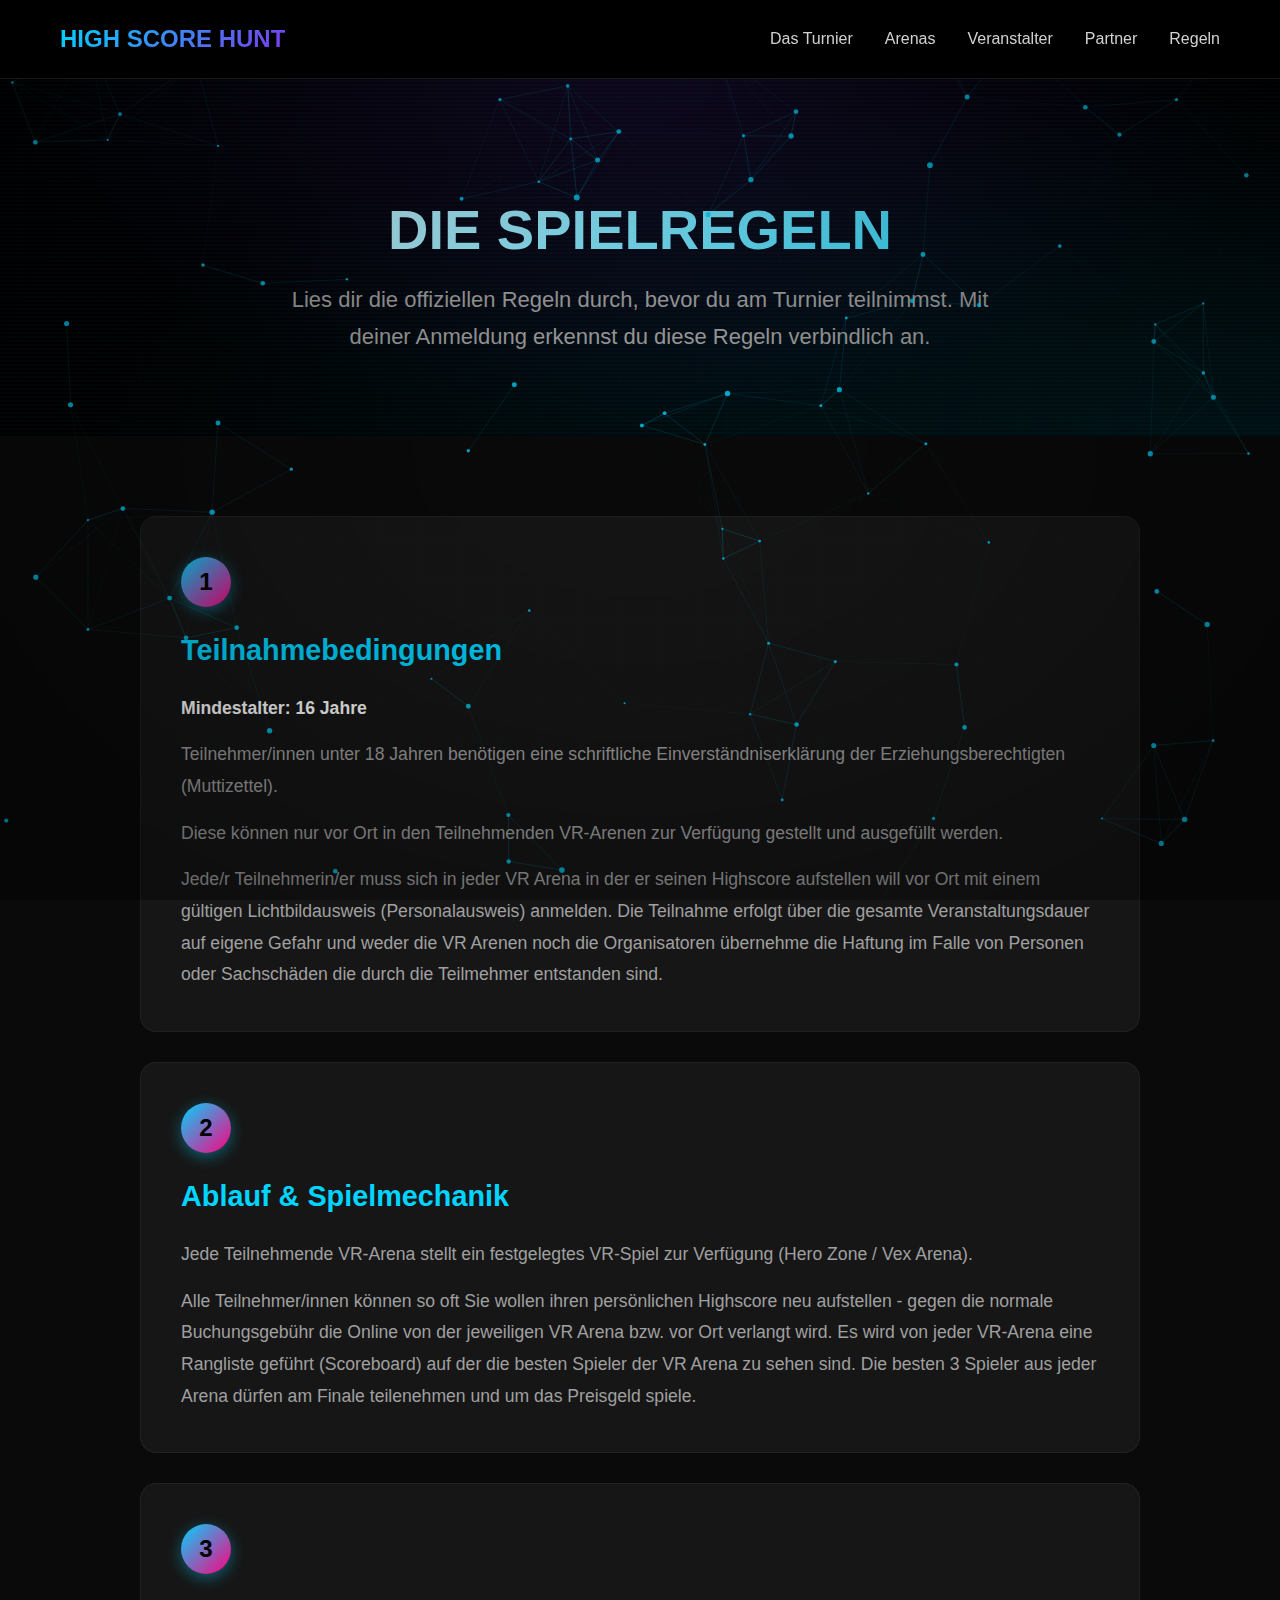
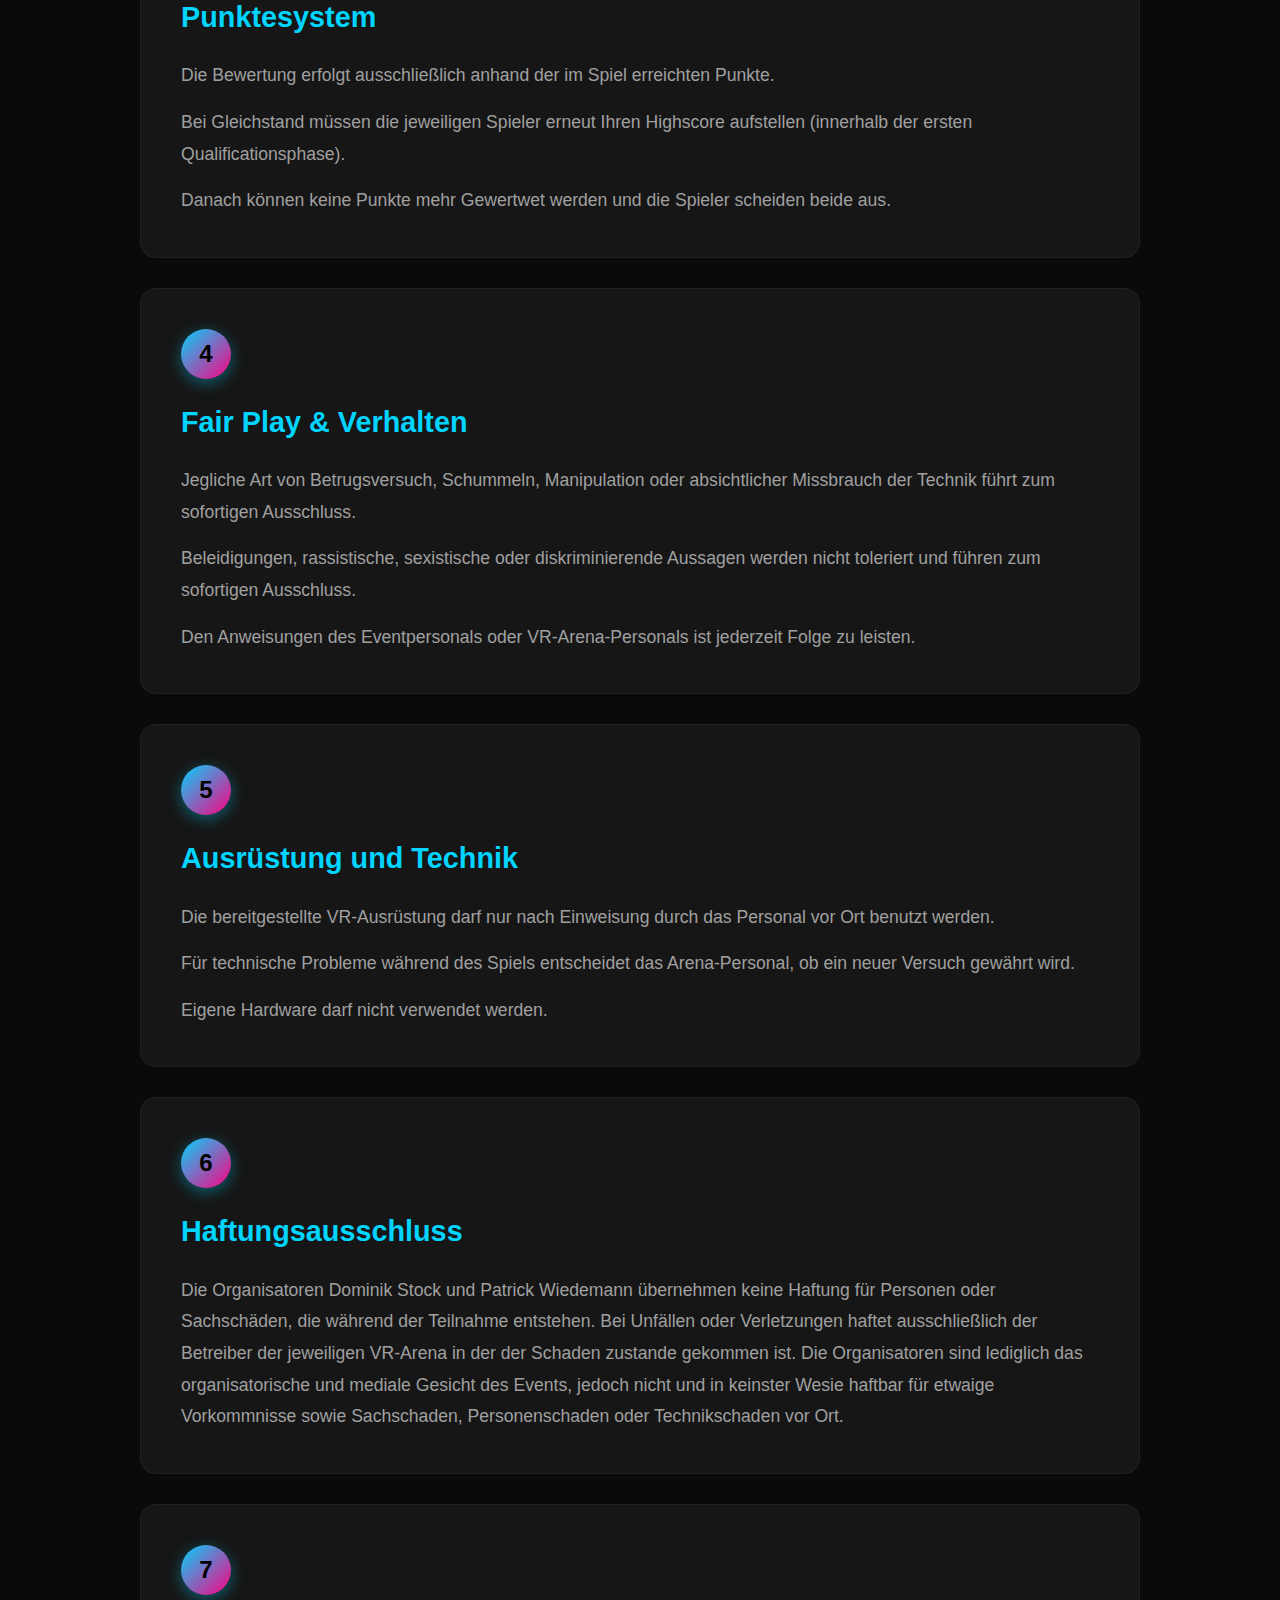
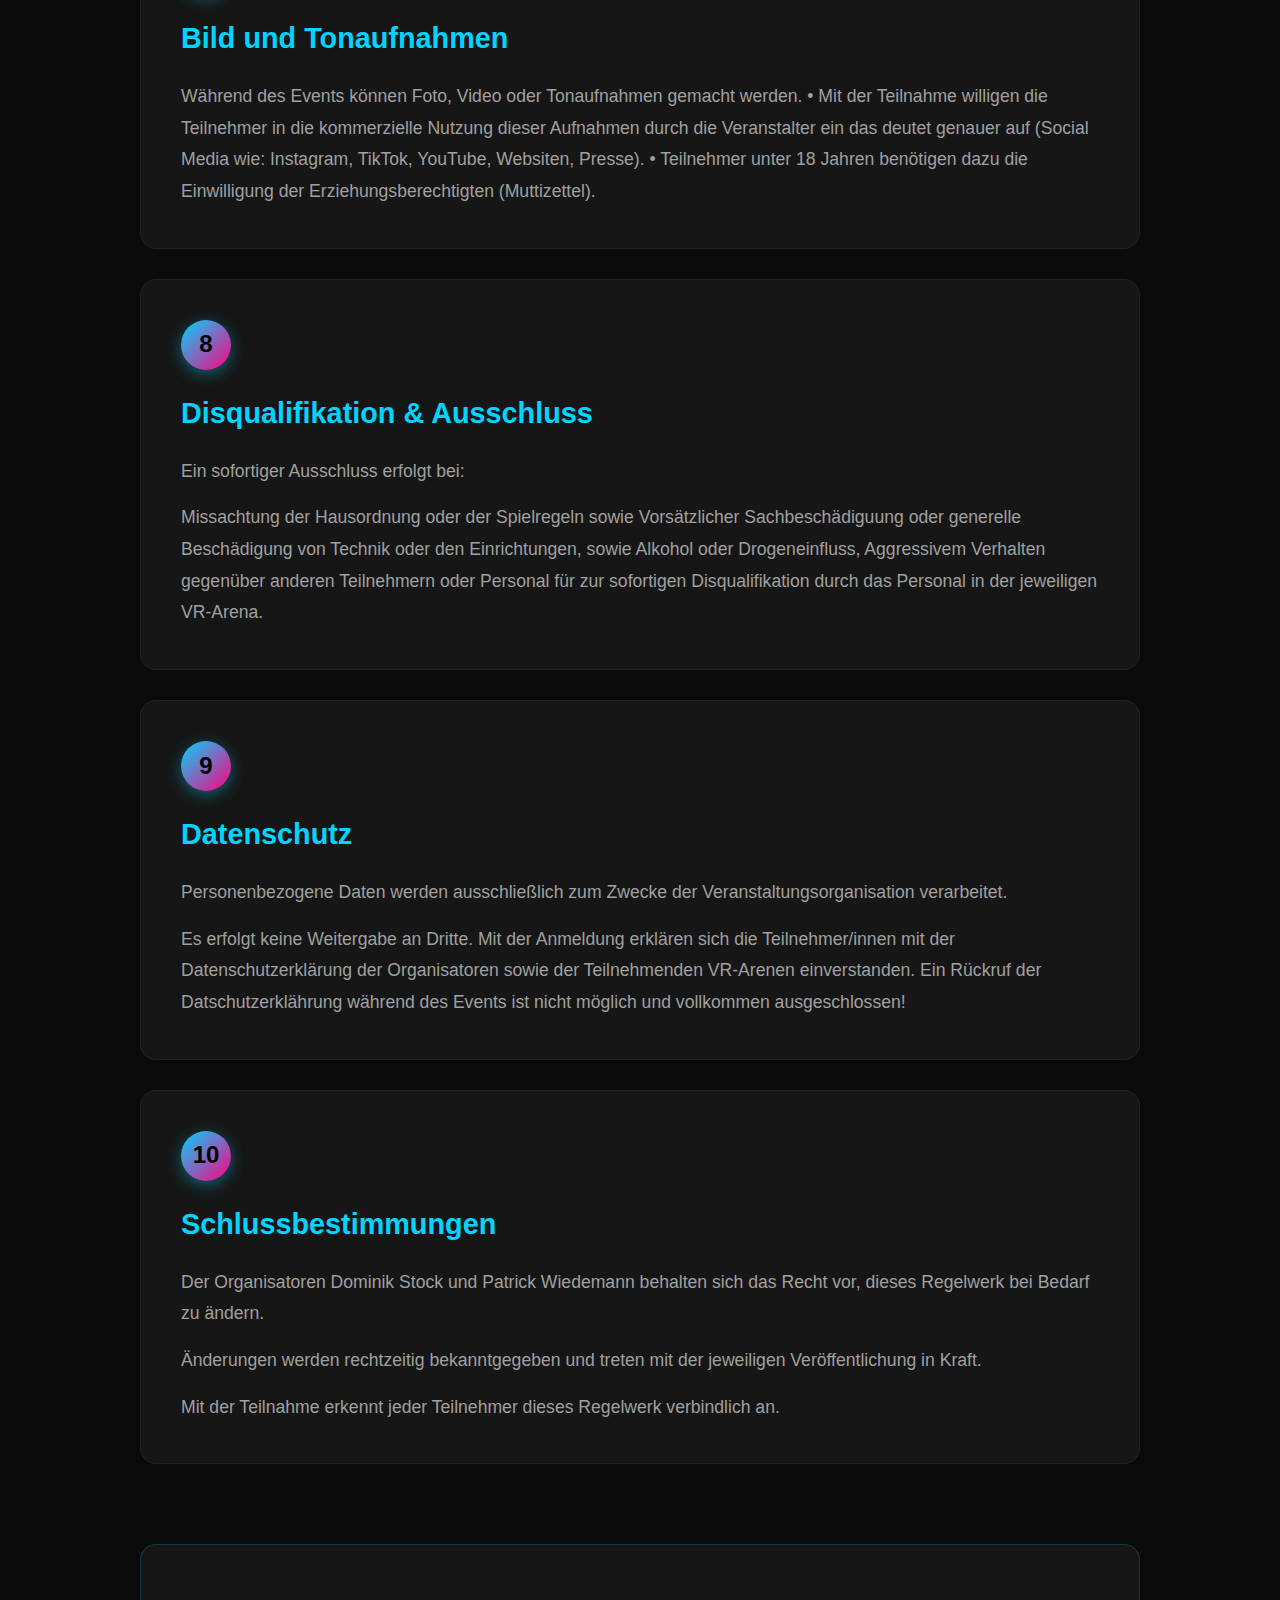
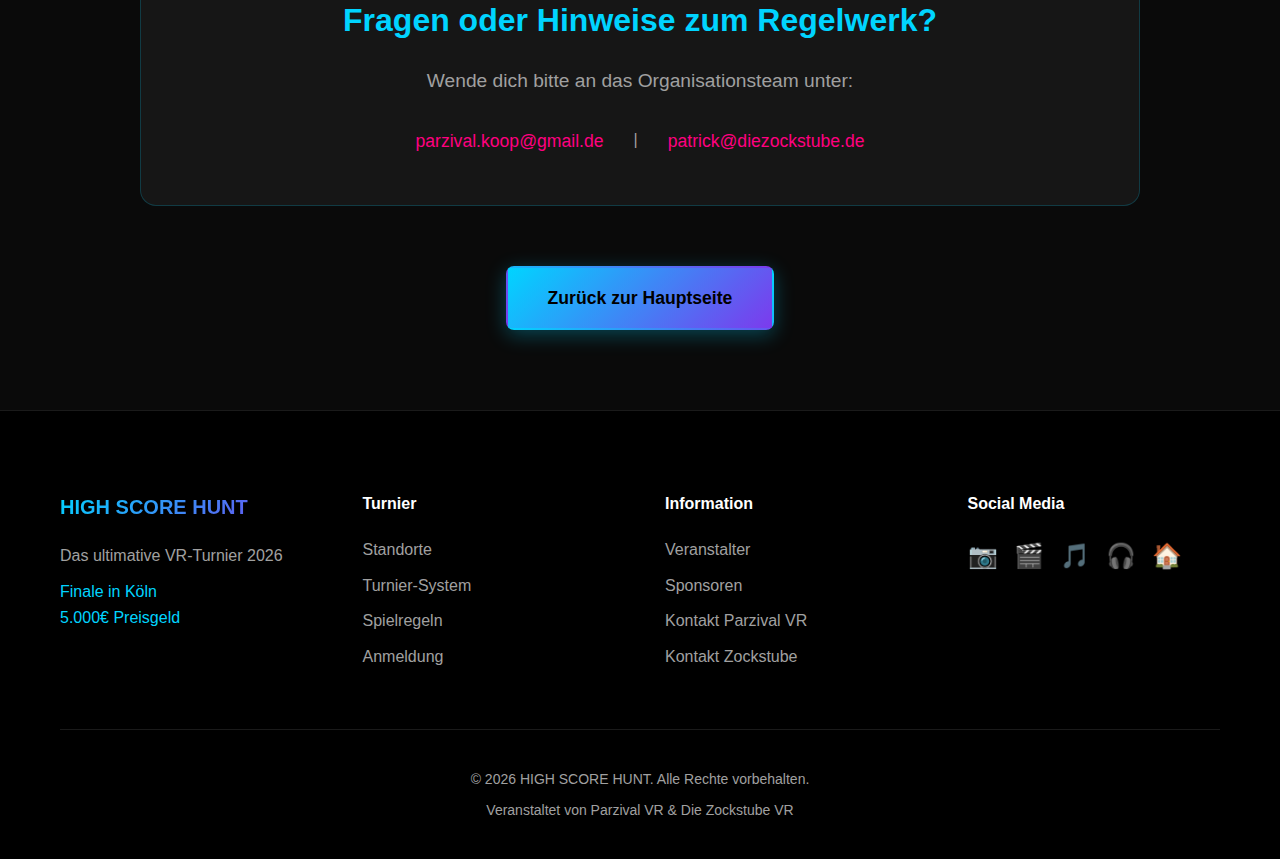
<file: rules.html>
<!DOCTYPE html>
<html lang="de">
<head>
    <meta charset="UTF-8">
    <meta name="viewport" content="width=device-width, initial-scale=1.0">
    <title>Spielregeln - HIGH SCORE HUNT 2026</title>

    <!-- Security Headers -->
    <meta http-equiv="X-Frame-Options" content="DENY">
    <meta http-equiv="X-Content-Type-Options" content="nosniff">
    <meta http-equiv="Referrer-Policy" content="strict-origin-when-cross-origin">
    <meta http-equiv="Content-Security-Policy" content="default-src 'self'; script-src 'self' 'unsafe-inline'; style-src 'self' 'unsafe-inline'; img-src 'self' data: https:; font-src 'self'; connect-src 'self';">

    <!-- SEO Meta Tags -->
    <meta name="description" content="Offizielle Spielregeln für High Score Hunt 2026 - Das VR-Turnier in Deutschland. Informiere dich über Teilnahmebedingungen, Fair Play und Ablauf.">
    <meta name="author" content="Parzival VR & Die Zockstube VR">

    <link rel="stylesheet" href="assets/css/styles.css">
</head>
<body>
    <!-- Particle Network Canvas with Perlin Noise -->
    <canvas id="particleCanvas" class="particle-network-canvas"></canvas>

    <!-- Navigation -->
    <nav class="navbar">
        <div class="container">
            <div class="nav-brand">
                <a href="index.html" class="logo">HIGH SCORE HUNT</a>
            </div>
            <div class="nav-links">
                <a href="index.html#tournament">Das Turnier</a>
                <a href="index.html#locations">Arenas</a>
                <a href="index.html#organizers">Veranstalter</a>
                <a href="index.html#sponsors">Partner</a>
                <a href="rules.html">Regeln</a>
            </div>
        </div>
    </nav>

    <!-- Rules Hero Section -->
    <section class="hero" style="padding: 120px 0 80px 0;">
        <div class="container">
            <div class="hero-content" style="text-align: center;">
                <h1 class="hero-title" style="font-size: 3.5rem; margin-bottom: 20px;">DIE SPIELREGELN</h1>
                <p class="hero-subtitle" style="max-width: 700px; margin: 0 auto;">
                    Lies dir die offiziellen Regeln durch, bevor du am Turnier teilnimmst. Mit deiner Anmeldung erkennst du diese Regeln verbindlich an.
                </p>
            </div>
        </div>
    </section>

    <!-- Rules Content Section -->
    <section class="rules-content" style="padding: 80px 0; background: var(--bg-dark);">
        <div class="container">
            <div style="max-width: 1000px; margin: 0 auto;">

                <!-- Rule 1 -->
                <div class="rule-card">
                    <div class="rule-number">1</div>
                    <h2>Teilnahmebedingungen</h2>
                    <p><strong>Mindestalter: 16 Jahre</strong></p>
                    <p>Teilnehmer/innen unter 18 Jahren benötigen eine schriftliche Einverständniserklärung der Erziehungsberechtigten (Muttizettel).</p>
                    <p>Diese können nur vor Ort in den Teilnehmenden VR-Arenen zur Verfügung gestellt und ausgefüllt werden.</p>
                    <p>Jede/r Teilnehmerin/er muss sich in jeder VR Arena in der er seinen Highscore aufstellen will vor Ort mit einem gültigen Lichtbildausweis (Personalausweis) anmelden. Die Teilnahme erfolgt über die gesamte Veranstaltungsdauer auf eigene Gefahr und weder die VR Arenen noch die Organisatoren übernehme die Haftung im Falle von Personen oder Sachschäden die durch die Teilmehmer entstanden sind.</p>
                </div>

                <!-- Rule 2 -->
                <div class="rule-card">
                    <div class="rule-number">2</div>
                    <h2>Ablauf & Spielmechanik</h2>
                    <p>Jede Teilnehmende VR-Arena stellt ein festgelegtes VR-Spiel zur Verfügung (Hero Zone / Vex Arena).</p>
                    <p>Alle Teilnehmer/innen können so oft Sie wollen ihren persönlichen Highscore neu aufstellen - gegen die normale Buchungsgebühr die Online von der jeweiligen VR Arena  bzw. vor Ort verlangt wird. Es wird von jeder VR-Arena eine Rangliste geführt (Scoreboard) auf der die besten Spieler der VR Arena zu sehen sind. Die besten 3 Spieler aus jeder Arena dürfen am Finale teilenehmen und um das Preisgeld spiele.</p>
                </div>

                <!-- Rule 3 -->
                <div class="rule-card">
                    <div class="rule-number">3</div>
                    <h2>Punktesystem</h2>
                    <p>Die Bewertung erfolgt ausschließlich anhand der im Spiel erreichten Punkte.</p>
                    <p>Bei Gleichstand müssen die jeweiligen Spieler erneut Ihren Highscore aufstellen (innerhalb der ersten Qualificationsphase).</p>
                    <p>Danach können keine Punkte mehr Gewertwet werden und die Spieler scheiden beide aus.</p>
                </div>

                <!-- Rule 4 -->
                <div class="rule-card">
                    <div class="rule-number">4</div>
                    <h2>Fair Play & Verhalten</h2>
                    <p>Jegliche Art von Betrugsversuch, Schummeln, Manipulation oder absichtlicher Missbrauch der Technik führt zum sofortigen Ausschluss.</p>
                    <p>Beleidigungen, rassistische, sexistische oder diskriminierende Aussagen werden nicht toleriert und führen zum sofortigen Ausschluss.</p>
                    <p>Den Anweisungen des Eventpersonals oder VR-Arena-Personals ist jederzeit Folge zu leisten.</p>
                </div>

                <!-- Rule 5 -->
                <div class="rule-card">
                    <div class="rule-number">5</div>
                    <h2>Ausrüstung und Technik</h2>
                    <p>Die bereitgestellte VR-Ausrüstung darf nur nach Einweisung durch das Personal vor Ort benutzt werden.</p>
                    <p>Für technische Probleme während des Spiels entscheidet das Arena-Personal, ob ein neuer Versuch gewährt wird.</p>
                    <p>Eigene Hardware darf nicht verwendet werden.</p>
                </div>

                <!-- Rule 6 -->
                <div class="rule-card">
                    <div class="rule-number">6</div>
                    <h2>Haftungsausschluss</h2>
                    <p>Die Organisatoren Dominik Stock und Patrick Wiedemann übernehmen keine Haftung für Personen oder Sachschäden, die während der Teilnahme entstehen. Bei Unfällen oder Verletzungen haftet ausschließlich der Betreiber der jeweiligen VR-Arena in der der Schaden zustande gekommen ist. Die Organisatoren sind lediglich das organisatorische und mediale Gesicht des Events, jedoch nicht und in keinster Wesie haftbar für etwaige Vorkommnisse sowie Sachschaden, Personenschaden oder Technikschaden vor Ort.</p>
                </div>

                <!-- Rule 7 -->
                <div class="rule-card">
                    <div class="rule-number">7</div>
                    <h2>Bild und Tonaufnahmen</h2>
                    <p>Während des Events können Foto, Video oder Tonaufnahmen gemacht werden. • Mit der Teilnahme willigen die Teilnehmer in die kommerzielle Nutzung dieser Aufnahmen durch die Veranstalter ein das deutet genauer auf (Social Media wie: Instagram, TikTok, YouTube, Websiten, Presse). • Teilnehmer unter 18 Jahren benötigen dazu die Einwilligung der Erziehungsberechtigten (Muttizettel).</p>
                </div>

                <!-- Rule 8 -->
                <div class="rule-card">
                    <div class="rule-number">8</div>
                    <h2>Disqualifikation & Ausschluss</h2>
                    <p>Ein sofortiger Ausschluss erfolgt bei:</p>
                    <p>Missachtung der Hausordnung oder der Spielregeln sowie Vorsätzlicher Sachbeschädiguung oder generelle Beschädigung von Technik oder den Einrichtungen, sowie Alkohol oder Drogeneinfluss, Aggressivem Verhalten gegenüber anderen Teilnehmern oder Personal für zur sofortigen Disqualifikation durch das Personal in der jeweiligen VR-Arena.</p>
                </div>

                <!-- Rule 9 -->
                <div class="rule-card">
                    <div class="rule-number">9</div>
                    <h2>Datenschutz</h2>
                    <p>Personenbezogene Daten werden ausschließlich zum Zwecke der Veranstaltungsorganisation verarbeitet.</p>
                    <p>Es erfolgt keine Weitergabe an Dritte. Mit der Anmeldung erklären sich die Teilnehmer/innen mit der Datenschutzerklärung der Organisatoren sowie der Teilnehmenden VR-Arenen einverstanden. Ein Rückruf  der Datschutzerklährung während des Events ist nicht möglich und vollkommen ausgeschlossen!</p>
                </div>

                <!-- Rule 10 -->
                <div class="rule-card">
                    <div class="rule-number">10</div>
                    <h2>Schlussbestimmungen</h2>
                    <p>Der Organisatoren Dominik Stock und Patrick Wiedemann behalten sich das Recht vor, dieses Regelwerk bei Bedarf zu ändern.</p>
                    <p>Änderungen werden rechtzeitig bekanntgegeben und treten mit der jeweiligen Veröffentlichung in Kraft.</p>
                    <p>Mit der Teilnahme erkennt jeder Teilnehmer dieses Regelwerk verbindlich an.</p>
                </div>

                <!-- Contact Section -->
                <div class="rules-contact" style="margin-top: 80px; text-align: center; padding: 50px; background: var(--bg-card); border-radius: 16px; border: 1px solid rgba(0, 212, 255, 0.2);">
                    <h3 style="font-size: 2rem; margin-bottom: 20px; color: var(--primary-cyan);">Fragen oder Hinweise zum Regelwerk?</h3>
                    <p style="font-size: 1.2rem; color: var(--text-gray); margin-bottom: 30px;">Wende dich bitte an das Organisationsteam unter:</p>
                    <div style="display: flex; gap: 30px; justify-content: center; flex-wrap: wrap;">
                        <a href="mailto:parzival.koop@gmail.de" style="color: var(--primary-magenta); font-size: 1.1rem; text-decoration: none;">parzival.koop@gmail.de</a>
                        <span style="color: var(--text-gray);">|</span>
                        <a href="mailto:patrick@diezockstube.de" style="color: var(--primary-magenta); font-size: 1.1rem; text-decoration: none;">patrick@diezockstube.de</a>
                    </div>
                </div>

                <!-- Back to Main Page -->
                <div style="margin-top: 60px; text-align: center;">
                    <a href="index.html" class="btn-primary" style="display: inline-block;">Zurück zur Hauptseite</a>
                </div>

            </div>
        </div>
    </section>

    <!-- Footer -->
    <footer class="footer">
        <div class="container">
            <div class="footer-content">
                <div class="footer-section">
                    <h3>HIGH SCORE HUNT</h3>
                    <p>Das ultimative VR-Turnier 2026</p>
                    <p class="location">Finale in Köln<br>5.000€ Preisgeld</p>
                </div>
                <div class="footer-section">
                    <h4>Turnier</h4>
                    <ul>
                        <li><a href="index.html#locations">Standorte</a></li>
                        <li><a href="index.html#tournament">Turnier-System</a></li>
                        <li><a href="rules.html">Spielregeln</a></li>
                        <li><a href="index.html#register">Anmeldung</a></li>
                    </ul>
                </div>
                <div class="footer-section">
                    <h4>Information</h4>
                    <ul>
                        <li><a href="index.html#organizers">Veranstalter</a></li>
                        <li><a href="index.html#sponsors">Sponsoren</a></li>
                        <li><a href="mailto:parzival.koop@gmail.de">Kontakt Parzival VR</a></li>
                        <li><a href="mailto:patrick@diezockstube.de">Kontakt Zockstube</a></li>
                    </ul>
                </div>
                <div class="footer-section">
                    <h4>Social Media</h4>
                    <div class="social-links">
                        <a href="#" title="Instagram">📷</a>
                        <a href="#" title="YouTube">🎬</a>
                        <a href="#" title="TikTok">🎵</a>
                        <a href="#" title="Tidal">🎧</a>
                        <a href="#" title="Houzz">🏠</a>
                    </div>
                </div>
            </div>
            <div class="footer-bottom">
                <p>&copy; 2026 HIGH SCORE HUNT. Alle Rechte vorbehalten.</p>
                <p>Veranstaltet von Parzival VR & Die Zockstube VR</p>
            </div>
        </div>
    </footer>

    <script src="assets/js/main.js"></script>
</body>
</html>
</file>
<file: assets/css/styles.css>
/* Reset and Base Styles */
* {
    margin: 0;
    padding: 0;
    box-sizing: border-box;
}

:root {
    /* Dark theme with vibrant accents - inspired by AWE XR */
    --primary-cyan: #00d4ff;
    --primary-magenta: #ff0080;
    --primary-purple: #7c3aed;
    --accent-orange: #ff6b35;
    --accent-green: #00ff88;

    /* Dark backgrounds */
    --bg-black: #000000;
    --bg-dark: #0a0a0a;
    --bg-dark-secondary: #1a1a1a;
    --bg-card: #161616;

    /* Text colors */
    --text-white: #ffffff;
    --text-gray: #a0a0a0;
    --text-light-gray: #d0d0d0;

    /* Gradients */
    --gradient-primary: linear-gradient(135deg, var(--primary-cyan), var(--primary-purple));
    --gradient-accent: linear-gradient(135deg, var(--primary-magenta), var(--accent-orange));

    /* Spacing */
    --container-width: 1200px;
    --section-padding: 100px 20px;
}

body {
    font-family: -apple-system, BlinkMacSystemFont, 'Segoe UI', Roboto, 'Helvetica Neue', Arial, sans-serif;
    color: var(--text-white);
    line-height: 1.6;
    overflow-x: hidden;
    background: var(--bg-black);
    position: relative;
}

/* Interactive Background - Ready Player One Inspired */
body::before {
    content: '';
    position: fixed;
    top: 0;
    left: 0;
    width: 100%;
    height: 100%;
    background:
        linear-gradient(0deg, transparent 24%, rgba(0, 212, 255, 0.05) 25%, rgba(0, 212, 255, 0.05) 26%, transparent 27%, transparent 74%, rgba(0, 212, 255, 0.05) 75%, rgba(0, 212, 255, 0.05) 76%, transparent 77%, transparent),
        linear-gradient(90deg, transparent 24%, rgba(0, 212, 255, 0.05) 25%, rgba(0, 212, 255, 0.05) 26%, transparent 27%, transparent 74%, rgba(0, 212, 255, 0.05) 75%, rgba(0, 212, 255, 0.05) 76%, transparent 77%, transparent);
    background-size: 80px 80px;
    animation: gridMove 20s linear infinite;
    pointer-events: none;
    z-index: 1;
    opacity: 0.3;
}

body::after {
    content: '';
    position: fixed;
    top: 0;
    left: 0;
    width: 100%;
    height: 100%;
    background: radial-gradient(ellipse at center, transparent 0%, rgba(0, 0, 0, 0.4) 100%);
    pointer-events: none;
    z-index: 2;
}

/* Particle Network Canvas with Perlin Noise */
.particle-network-canvas {
    position: fixed;
    top: 0;
    left: 0;
    width: 100%;
    height: 100%;
    z-index: 1;
    pointer-events: none;
    opacity: 1;
}

.bg-particles {
    position: fixed;
    top: 0;
    left: 0;
    width: 100%;
    height: 100%;
    pointer-events: none;
    z-index: 3;
    overflow: hidden;
}

.particle {
    position: absolute;
    background: var(--primary-cyan);
    border-radius: 50%;
    opacity: 0.6;
    animation: floatParticle 15s infinite;
}

.particle:nth-child(1) {
    width: 4px;
    height: 4px;
    top: 20%;
    left: 10%;
    animation-delay: 0s;
    animation-duration: 12s;
}

.particle:nth-child(2) {
    width: 6px;
    height: 6px;
    top: 40%;
    left: 30%;
    animation-delay: 2s;
    animation-duration: 15s;
    background: var(--primary-magenta);
}

.particle:nth-child(3) {
    width: 3px;
    height: 3px;
    top: 60%;
    left: 50%;
    animation-delay: 4s;
    animation-duration: 18s;
}

.particle:nth-child(4) {
    width: 5px;
    height: 5px;
    top: 80%;
    left: 70%;
    animation-delay: 6s;
    animation-duration: 14s;
    background: var(--primary-purple);
}

.particle:nth-child(5) {
    width: 4px;
    height: 4px;
    top: 30%;
    left: 80%;
    animation-delay: 8s;
    animation-duration: 16s;
}

.particle:nth-child(6) {
    width: 7px;
    height: 7px;
    top: 50%;
    left: 20%;
    animation-delay: 10s;
    animation-duration: 13s;
    background: var(--accent-orange);
}

.particle:nth-child(7) {
    width: 3px;
    height: 3px;
    top: 70%;
    left: 40%;
    animation-delay: 3s;
    animation-duration: 17s;
}

.particle:nth-child(8) {
    width: 5px;
    height: 5px;
    top: 15%;
    left: 60%;
    animation-delay: 5s;
    animation-duration: 19s;
    background: var(--primary-cyan);
}

.glitch-overlay {
    position: fixed;
    top: 0;
    left: 0;
    width: 100%;
    height: 100%;
    pointer-events: none;
    z-index: 4;
    mix-blend-mode: screen;
    opacity: 0;
    animation: glitchFlash 8s infinite;
} */

/* Ensure content is above background */
nav, section, footer {
    position: relative;
    z-index: 10;
}

.container {
    max-width: var(--container-width);
    margin: 0 auto;
    padding: 0 20px;
}

/* Navigation */
.navbar {
    position: sticky;
    top: 0;
    background: rgba(0, 0, 0, 0.95);
    backdrop-filter: blur(10px);
    border-bottom: 1px solid rgba(255, 255, 255, 0.1);
    padding: 20px 0;
    z-index: 1000;
    transition: all 0.3s ease;
}

.navbar .container {
    display: flex;
    justify-content: space-between;
    align-items: center;
}

.logo {
    font-size: 24px;
    font-weight: 700;
    background: var(--gradient-primary);
    -webkit-background-clip: text;
    -webkit-text-fill-color: transparent;
    background-clip: text;
    text-decoration: none;
    transition: opacity 0.3s ease;
}

.logo:hover {
    opacity: 0.8;
}

.nav-links {
    display: flex;
    gap: 32px;
    align-items: center;
}

.nav-links a {
    color: var(--text-light-gray);
    text-decoration: none;
    font-weight: 500;
    transition: color 0.3s ease;
    position: relative;
}

.nav-links a:hover {
    color: var(--primary-cyan);
}

.nav-links a::after {
    content: '';
    position: absolute;
    bottom: -5px;
    left: 0;
    width: 0;
    height: 2px;
    background: var(--gradient-primary);
    transition: width 0.3s ease;
}

.nav-links a:hover::after {
    width: 100%;
}

/* Buttons */
.btn-primary, .btn-secondary {
    display: inline-block;
    padding: 14px 32px;
    border-radius: 8px;
    text-decoration: none;
    font-weight: 600;
    transition: all 0.3s ease;
    border: 2px solid transparent;
    cursor: pointer;
}

.btn-primary {
    background: var(--gradient-primary);
    color: var(--bg-black);
    box-shadow: 0 5px 20px rgba(0, 212, 255, 0.3);
    font-size: 1.1rem;
    padding: 16px 40px;
}

.btn-primary:hover {
    transform: translateY(-2px);
    box-shadow: 0 10px 30px rgba(0, 212, 255, 0.5);
}

.btn-secondary {
    background: transparent;
    color: var(--text-white);
    border-color: var(--primary-cyan);
}

.btn-secondary:hover {
    background: rgba(0, 212, 255, 0.1);
    border-color: var(--primary-cyan);
}

/* Hero Section */
.hero {
    padding: var(--section-padding);
    padding-top: 100px;
    padding-bottom: 120px;
    background: radial-gradient(ellipse at top, rgba(124, 58, 237, 0.15), transparent 70%),
                radial-gradient(ellipse at bottom right, rgba(0, 212, 255, 0.1), transparent 70%),
                var(--bg-black);
    position: relative;
    overflow: hidden;
}

.hero::before {
    content: '';
    position: absolute;
    top: 0;
    left: 0;
    right: 0;
    bottom: 0;
    background: repeating-linear-gradient(
        0deg,
        transparent,
        transparent 2px,
        rgba(0, 212, 255, 0.03) 2px,
        rgba(0, 212, 255, 0.03) 4px
    );
    pointer-events: none;
}

.hero .container {
    position: relative;
    z-index: 1;
}

.event-date {
    font-size: 16px;
    color: var(--primary-cyan);
    font-weight: 600;
    text-transform: uppercase;
    letter-spacing: 2px;
    margin-bottom: 20px;
}

.hero-title {
    font-size: 72px;
    font-weight: 900;
    line-height: 1.1;
    margin-bottom: 30px;
    background: linear-gradient(135deg, var(--text-white), var(--primary-cyan));
    -webkit-background-clip: text;
    -webkit-text-fill-color: transparent;
    background-clip: text;
}

.hero-subtitle {
    font-size: 22px;
    color: var(--text-gray);
    margin-bottom: 50px;
    line-height: 1.7;
    max-width: 800px;
}

.hero-stats {
    display: grid;
    grid-template-columns: repeat(4, 1fr);
    gap: 40px;
    margin-bottom: 50px;
    padding: 40px 0;
    border-top: 1px solid rgba(255, 255, 255, 0.1);
    border-bottom: 1px solid rgba(255, 255, 255, 0.1);
}

.stat {
    text-align: center;
}

.stat-number {
    font-size: 48px;
    font-weight: 900;
    background: var(--gradient-primary);
    -webkit-background-clip: text;
    -webkit-text-fill-color: transparent;
    background-clip: text;
    margin-bottom: 8px;
}

.stat-label {
    font-size: 14px;
    color: var(--text-gray);
    text-transform: uppercase;
    letter-spacing: 1px;
}

.hero-cta {
    display: flex;
    gap: 20px;
}

/* Orbiting Keys Animation */
.orbiting-keys {
    position: absolute;
    top: calc(-20% - 80px);
    right: -20%;
    width: 800px;
    height: 800px;
    z-index: 5;
}

.orbit-center {
    position: absolute;
    top: 50%;
    left: 50%;
    transform: translate(-50%, -50%);
    width: 500px;
    height: 500px;
    background: transparent;
    border-radius: 50%;
    display: flex;
    align-items: center;
    justify-content: center;
    z-index: 1;
}

.center-logo {
    width: 500px;
    height: 500px;
    object-fit: contain;
    filter: drop-shadow(0 0 25px rgba(0, 212, 255, 0.8));
}

.key-orbit {
    position: absolute;
    top: 50%;
    left: 50%;
    width: 500px;
    height: 500px;
    margin: -250px 0 0 -250px;
    animation: orbitRotate 10s linear infinite;
    z-index: 10;
}

.key-orbit-1 {
    animation-delay: 0s;
}

.key-orbit-2 {
    animation-delay: -3.33s;
}

.key-orbit-3 {
    animation-delay: -6.67s;
}

.key-icon {
    position: absolute;
    top: 0;
    left: 50%;
    transform: translateX(-50%);
    width: 128px;
    height: 128px;
    object-fit: contain;
    filter: drop-shadow(0 0 20px rgba(0, 212, 255, 0.8));
    animation: keyFloatAndRotate 3s ease-in-out infinite;
}

.key-orbit-1 .key-icon {
    filter: drop-shadow(0 0 20px rgba(255, 215, 0, 0.8));
    animation-delay: 0s;
}

.key-orbit-2 .key-icon {
    filter: drop-shadow(0 0 20px rgba(192, 192, 192, 0.8));
    animation-delay: -1s;
}

.key-orbit-3 .key-icon {
    filter: drop-shadow(0 0 20px rgba(205, 127, 50, 0.8));
    animation-delay: -2s;
    width: 90px;
    height: 90px;
}

@keyframes orbitRotate {
    from {
        transform: rotate(0deg);
    }
    to {
        transform: rotate(360deg);
    }
}

@keyframes keyFloatAndRotate {
    0%, 100% {
        transform: translateX(-50%) translateY(0px) rotate(0deg) scale(1);
    }
    25% {
        transform: translateX(-50%) translateY(-5px) rotate(-15deg) scale(1.05);
    }
    50% {
        transform: translateX(-50%) translateY(0px) rotate(0deg) scale(1.1);
    }
    75% {
        transform: translateX(-50%) translateY(-5px) rotate(15deg) scale(1.05);
    }
}

/* Who Attends Section */
.who-attends {
    padding: var(--section-padding);
    background: var(--bg-dark);
}

.section-title {
    text-align: center;
    font-size: 48px;
    font-weight: 800;
    margin-bottom: 70px;
    color: var(--text-white);
}

.attendee-grid {
    display: grid;
    grid-template-columns: repeat(3, 1fr);
    column-gap: 25px;
    row-gap: 40px;
    max-width: 950px;
    margin: 0 auto;
    justify-items: center;
}

.attendee-card {
    padding: 30px;
    background: var(--bg-card);
    border-radius: 16px;
    border: 1px solid rgba(255, 255, 255, 0.05);
    transition: all 0.3s ease;
    position: relative;
    overflow: hidden;
    text-align: center;
    display: flex;
    flex-direction: column;
    align-items: center;
    gap: 15px;
    width: 100%;
    max-width: 280px;
    min-height: 200px;
    text-decoration: none;
    color: inherit;
}

.attendee-card::before {
    content: '';
    position: absolute;
    top: 0;
    left: 0;
    width: 100%;
    height: 3px;
    background: var(--gradient-primary);
    transform: scaleX(0);
    transition: transform 0.3s ease;
}

.attendee-card:hover::before {
    transform: scaleX(1);
}

.attendee-card:hover {
    transform: translateY(-8px);
    border-color: rgba(0, 212, 255, 0.3);
    box-shadow: 0 15px 50px rgba(0, 212, 255, 0.3);
}

.arena-logo {
    width: 120px;
    height: 120px;
    display: flex;
    align-items: center;
    justify-content: center;
    background: rgba(255, 255, 255, 0.03);
    border-radius: 12px;
    padding: 15px;
    margin-bottom: 10px;
    transition: all 0.3s ease;
}

.arena-logo img {
    max-width: 100%;
    max-height: 100%;
    object-fit: contain;
    filter: brightness(1.1);
    transition: transform 0.3s ease;
}

.attendee-card:hover .arena-logo {
    background: rgba(0, 212, 255, 0.08);
}

.attendee-card:hover .arena-logo img {
    transform: scale(1.1);
}

.attendee-card h3 {
    font-size: 20px;
    margin-bottom: 5px;
    color: var(--primary-cyan);
    font-weight: 700;
}

.attendee-card p {
    color: var(--text-gray);
    font-size: 14px;
    line-height: 1.6;
}

.finale-badge {
    display: inline-block;
    background: linear-gradient(135deg, var(--primary-magenta), var(--accent-orange));
    color: var(--bg-black);
    padding: 6px 16px;
    border-radius: 20px;
    font-size: 11px;
    font-weight: 700;
    text-transform: uppercase;
    letter-spacing: 1px;
    margin-top: 5px;
    box-shadow: 0 4px 15px rgba(255, 0, 128, 0.4);
}

/* Tournament Games Section */
.tournament-games {
    padding: var(--section-padding);
    background: var(--bg-black);
}

.games-grid {
    display: grid;
    grid-template-columns: repeat(auto-fit, minmax(280px, 1fr));
    gap: 30px;
}

.game-card {
    background: var(--bg-card);
    border-radius: 16px;
    overflow: hidden;
    border: 1px solid rgba(255, 255, 255, 0.05);
    transition: all 0.3s ease;
}

.game-card:hover {
    transform: translateY(-8px);
    border-color: rgba(255, 0, 128, 0.5);
    box-shadow: 0 15px 50px rgba(255, 0, 128, 0.3);
}

.game-image {
    height: 200px;
    background: var(--gradient-accent);
    display: flex;
    align-items: center;
    justify-content: center;
    font-size: 24px;
    font-weight: 700;
    color: white;
}

.game-card h3 {
    padding: 20px 20px 10px;
    font-size: 22px;
    color: var(--text-white);
}

.game-card p {
    padding: 5px 20px;
    color: var(--text-gray);
    font-size: 15px;
}

.game-card p:last-child {
    padding-bottom: 20px;
}

/* Schedule Section */
.schedule {
    padding: var(--section-padding);
    background: var(--bg-dark);
}

.schedule-content {
    max-width: 900px;
    margin: 0 auto;
}

.schedule-day {
    margin-bottom: 50px;
}

.schedule-day h3 {
    font-size: 28px;
    margin-bottom: 25px;
    color: var(--primary-cyan);
    padding-bottom: 15px;
    border-bottom: 2px solid rgba(0, 212, 255, 0.3);
}

.schedule-items {
    display: flex;
    flex-direction: column;
    gap: 15px;
}

.schedule-item {
    display: flex;
    justify-content: space-between;
    align-items: center;
    padding: 20px;
    background: var(--bg-card);
    border-radius: 8px;
    border-left: 3px solid var(--primary-purple);
    transition: all 0.3s ease;
}

.schedule-item:hover {
    border-left-color: var(--primary-cyan);
    background: rgba(0, 212, 255, 0.05);
    transform: translateX(5px);
}

.schedule-item .time {
    font-weight: 600;
    color: var(--primary-cyan);
    min-width: 200px;
}

.schedule-item .event-name {
    color: var(--text-light-gray);
    flex: 1;
}

/* Competitors Section */
.competitors {
    padding: var(--section-padding);
    background: var(--bg-black);
}

.competitors-grid {
    display: grid;
    grid-template-columns: repeat(auto-fit, minmax(250px, 1fr));
    gap: 40px;
}

.competitor-card {
    text-align: center;
    padding: 30px;
    background: var(--bg-card);
    border-radius: 16px;
    border: 1px solid rgba(255, 255, 255, 0.05);
    transition: all 0.3s ease;
}

.competitor-card:hover {
    transform: translateY(-10px);
    border-color: rgba(255, 0, 128, 0.5);
    box-shadow: 0 20px 50px rgba(255, 0, 128, 0.3);
}

.competitor-image {
    width: 150px;
    height: 150px;
    margin: 0 auto 20px;
    border-radius: 50%;
    background: var(--gradient-accent);
    display: flex;
    align-items: center;
    justify-content: center;
    font-size: 18px;
    font-weight: 700;
    border: 3px solid rgba(255, 0, 128, 0.3);
}

.competitor-card h3 {
    font-size: 24px;
    margin-bottom: 10px;
    color: var(--text-white);
}

.competitor-title {
    color: var(--primary-cyan);
    font-size: 14px;
    margin-bottom: 8px;
}

.competitor-country {
    color: var(--text-gray);
    font-size: 13px;
}

/* Sponsors Section */
.sponsors {
    padding: var(--section-padding);
    background: var(--bg-dark);
}

.sponsors-tier {
    margin-bottom: 60px;
}

.sponsors-tier h3 {
    text-align: center;
    font-size: 24px;
    color: var(--primary-cyan);
    margin-bottom: 30px;
    text-transform: uppercase;
    letter-spacing: 2px;
}

.sponsors-grid {
    display: grid;
    gap: 30px;
    align-items: center;
    justify-items: center;
}

.sponsors-grid.tier-1 {
    grid-template-columns: repeat(auto-fit, minmax(250px, 1fr));
}

.sponsors-grid.tier-2 {
    grid-template-columns: repeat(auto-fit, minmax(180px, 1fr));
}

.sponsor-logo {
    padding: 30px 50px;
    background: var(--bg-card);
    border-radius: 12px;
    border: 1px solid rgba(255, 255, 255, 0.1);
    font-size: 20px;
    font-weight: 700;
    color: var(--text-light-gray);
    transition: all 0.3s ease;
    text-align: center;
    width: 100%;
    display: flex;
    align-items: center;
    justify-content: center;
    min-height: 120px;
}

.sponsor-logo img {
    max-width: 100%;
    max-height: 100px;
    width: auto;
    height: auto;
    object-fit: contain;
    filter: brightness(1.1);
    transition: all 0.3s ease;
}

.sponsor-logo:hover {
    border-color: var(--primary-cyan);
    box-shadow: 0 10px 30px rgba(0, 212, 255, 0.2);
    transform: translateY(-5px);
}

.sponsor-logo:hover img {
    filter: brightness(1.3);
    transform: scale(1.05);
}

/* Registration Section */
.registration {
    padding: var(--section-padding);
    background: radial-gradient(ellipse at center, rgba(124, 58, 237, 0.2), transparent 70%),
                var(--bg-black);
    text-align: center;
}

.registration h2 {
    font-size: 48px;
    margin-bottom: 20px;
}

.registration > p {
    font-size: 20px;
    color: var(--text-gray);
    margin-bottom: 120px;
}

.ticket-options {
    display: grid;
    grid-template-columns: repeat(auto-fit, minmax(300px, 1fr));
    gap: 30px;
    max-width: 1100px;
    margin: 0 auto;
    padding-top: 40px;
}

.ticket-card {
    background: var(--bg-card);
    border: 2px solid rgba(255, 255, 255, 0.1);
    border-radius: 16px;
    padding: 40px 30px;
    text-align: center;
    transition: all 0.3s ease;
    position: relative;
}

.ticket-card.featured {
    border-color: var(--primary-cyan);
    background: rgba(0, 212, 255, 0.05);
    transform: scale(1.05);
}

.featured-badge {
    position: absolute;
    top: -15px;
    left: 50%;
    transform: translateX(-50%);
    background: var(--gradient-primary);
    color: var(--bg-black);
    padding: 6px 20px;
    border-radius: 20px;
    font-size: 12px;
    font-weight: 700;
    text-transform: uppercase;
    letter-spacing: 1px;
}

.ticket-card h3 {
    font-size: 28px;
    margin-bottom: 20px;
    color: var(--text-white);
}

.price {
    font-size: 48px;
    font-weight: 900;
    background: var(--gradient-primary);
    -webkit-background-clip: text;
    -webkit-text-fill-color: transparent;
    background-clip: text;
    margin-bottom: 30px;
}

.ticket-card ul {
    list-style: none;
    margin-bottom: 30px;
    text-align: left;
}

.ticket-card li {
    padding: 12px 0;
    color: var(--text-gray);
    border-bottom: 1px solid rgba(255, 255, 255, 0.05);
    position: relative;
    padding-left: 25px;
}

.ticket-card li:before {
    content: "✓";
    position: absolute;
    left: 0;
    color: var(--primary-cyan);
    font-weight: bold;
}

.ticket-card:hover {
    transform: translateY(-10px);
    border-color: var(--primary-cyan);
    box-shadow: 0 20px 60px rgba(0, 212, 255, 0.3);
}

.ticket-card.featured:hover {
    transform: scale(1.08) translateY(-10px);
}

/* Venue Section */
.venue {
    padding: var(--section-padding);
    background: var(--bg-dark);
}

.venue-content {
    max-width: 800px;
    margin: 0 auto;
    text-align: center;
}

.venue-content h2 {
    font-size: 42px;
    margin-bottom: 20px;
}

.venue-content h3 {
    font-size: 32px;
    color: var(--primary-cyan);
    margin-bottom: 20px;
}

.venue-address {
    font-size: 18px;
    color: var(--text-gray);
    margin-bottom: 50px;
    line-height: 1.8;
}

.venue-details {
    display: grid;
    grid-template-columns: repeat(auto-fit, minmax(250px, 1fr));
    gap: 30px;
    margin-top: 50px;
}

.venue-detail {
    padding: 30px;
    background: var(--bg-card);
    border-radius: 12px;
    border: 1px solid rgba(255, 255, 255, 0.05);
}

.venue-detail h4 {
    font-size: 20px;
    color: var(--primary-cyan);
    margin-bottom: 15px;
}

.venue-detail p {
    color: var(--text-gray);
    line-height: 1.7;
}

/* Links Section */
.links-section {
    padding: var(--section-padding);
    background: var(--bg-black);
}

.links-grid {
    display: grid;
    grid-template-columns: repeat(auto-fit, minmax(300px, 1fr));
    gap: 30px;
}

.link-card {
    position: relative;
    padding: 40px 30px;
    background: var(--bg-card);
    border: 2px solid rgba(255, 255, 255, 0.05);
    border-radius: 16px;
    text-decoration: none;
    overflow: hidden;
    transition: all 0.4s cubic-bezier(0.4, 0, 0.2, 1);
    display: flex;
    flex-direction: column;
    gap: 15px;
}

.link-card::before {
    content: '';
    position: absolute;
    top: 0;
    left: -100%;
    width: 100%;
    height: 100%;
    background: linear-gradient(90deg, transparent, rgba(0, 212, 255, 0.1), transparent);
    transition: left 0.5s ease;
}

.link-card:hover::before {
    left: 100%;
}

.link-card::after {
    content: '';
    position: absolute;
    top: 0;
    left: 0;
    width: 4px;
    height: 0;
    background: var(--gradient-primary);
    transition: height 0.4s cubic-bezier(0.4, 0, 0.2, 1);
}

.link-card:hover::after {
    height: 100%;
}

.link-card:hover {
    transform: translateY(-8px) translateX(5px);
    border-color: rgba(0, 212, 255, 0.3);
    box-shadow: 0 20px 60px rgba(0, 212, 255, 0.25);
    background: rgba(0, 212, 255, 0.03);
}

.link-icon {
    font-size: 48px;
    transition: transform 0.4s cubic-bezier(0.4, 0, 0.2, 1);
}

.link-card:hover .link-icon {
    transform: scale(1.1) rotate(5deg);
}

.link-card h3 {
    font-size: 24px;
    color: var(--text-white);
    margin: 0;
    transition: color 0.3s ease;
}

.link-card:hover h3 {
    color: var(--primary-cyan);
}

.link-card p {
    font-size: 15px;
    color: var(--text-gray);
    line-height: 1.6;
    margin: 0;
    flex: 1;
}

.link-arrow {
    position: absolute;
    bottom: 30px;
    right: 30px;
    font-size: 24px;
    color: var(--primary-cyan);
    opacity: 0;
    transform: translateX(-10px);
    transition: all 0.4s cubic-bezier(0.4, 0, 0.2, 1);
}

.link-card:hover .link-arrow {
    opacity: 1;
    transform: translateX(0);
}

/* Footer */
.footer {
    background: var(--bg-black);
    color: var(--text-gray);
    padding: 80px 20px 30px;
    border-top: 1px solid rgba(255, 255, 255, 0.1);
}

.footer-content {
    display: grid;
    grid-template-columns: repeat(auto-fit, minmax(200px, 1fr));
    gap: 50px;
    margin-bottom: 50px;
}

.footer-section h3 {
    font-size: 20px;
    margin-bottom: 20px;
    background: var(--gradient-primary);
    -webkit-background-clip: text;
    -webkit-text-fill-color: transparent;
    background-clip: text;
}

.footer-section h4 {
    font-size: 16px;
    margin-bottom: 20px;
    color: var(--text-white);
}

.footer-section p {
    color: var(--text-gray);
    margin-bottom: 10px;
    line-height: 1.6;
}

.footer-section .location {
    color: var(--primary-cyan);
}

.footer-section ul {
    list-style: none;
}

.footer-section ul li {
    margin-bottom: 10px;
}

.footer-section a {
    color: var(--text-gray);
    text-decoration: none;
    transition: color 0.3s ease;
}

.footer-section a:hover {
    color: var(--primary-cyan);
}

.social-links {
    display: flex;
    gap: 16px;
    font-size: 24px;
}

.social-links a {
    transition: all 0.3s ease;
}

.social-links a:hover {
    transform: scale(1.2);
    filter: brightness(1.5);
}

.footer-bottom {
    border-top: 1px solid rgba(255, 255, 255, 0.1);
    padding-top: 30px;
    text-align: center;
    color: var(--text-gray);
    font-size: 14px;
}

.footer-bottom p {
    margin: 8px 0;
}

/* Placeholder Images */
.placeholder-image {
    width: 100%;
    display: flex;
    align-items: center;
    justify-content: center;
    color: white;
    font-size: 18px;
    font-weight: 600;
}

/* Responsive Design */
@media (max-width: 1400px) {
    .attendee-grid {
        grid-template-columns: repeat(3, 1fr);
    }
}

@media (max-width: 968px) {
    .hero-stats {
        grid-template-columns: repeat(2, 1fr);
        gap: 30px;
    }

    .attendee-grid {
        grid-template-columns: repeat(2, 1fr);
    }
}

@media (max-width: 768px) {
    /* Mobile Navigation - Center logo, hide menu links */
    .navbar {
        position: relative;
        z-index: 1000;
    }

    .navbar .container {
        justify-content: center;
    }

    .nav-links {
        display: none;
    }

    .logo {
        font-size: 20px;
    }

    /* Hero section - ensure proper stacking */
    .hero {
        position: relative;
        z-index: 10;
        padding-top: 40px;
        margin-top: 0;
    }

    .hero-content {
        position: relative;
        z-index: 15;
    }

    .hero-title {
        font-size: 42px;
    }

    .hero-subtitle {
        font-size: 18px;
    }

    .section-title {
        font-size: 36px;
    }

    .hero-stats {
        grid-template-columns: 1fr;
        gap: 20px;
    }

    .stat-number {
        font-size: 36px;
    }

    .hero-cta {
        flex-direction: column;
        width: 100%;
    }

    .hero-cta .btn-primary,
    .hero-cta .btn-secondary {
        width: 100%;
        min-height: 48px;
    }

    /* Scale down orbiting keys and ensure proper positioning */
    .orbiting-keys {
        transform: scale(0.5);
        margin-bottom: -60px;
        position: relative;
        z-index: 5;
    }

    /* Ensure event date is visible */
    .event-date {
        position: relative;
        z-index: 20;
        margin-top: 20px;
    }

    .attendee-grid {
        grid-template-columns: 1fr;
        row-gap: 30px;
    }

    .games-grid {
        grid-template-columns: 1fr;
    }

    .schedule-item {
        flex-direction: column;
        align-items: flex-start;
        gap: 10px;
    }

    .schedule-item .time {
        min-width: auto;
    }

    .ticket-options {
        grid-template-columns: 1fr;
    }

    .ticket-card.featured {
        transform: scale(1);
    }

    .venue-details {
        grid-template-columns: 1fr;
    }

    .links-grid {
        grid-template-columns: 1fr;
    }

    /* Footer improvements */
    .footer-content {
        grid-template-columns: 1fr;
        gap: 40px;
        text-align: center;
    }

    .social-links {
        justify-content: center;
    }

    /* Sponsor grid optimization */
    .sponsors .sponsor-logo img {
        max-width: 150px !important;
    }

    /* Rules page optimization */
    .rule-card {
        padding: 30px 20px;
    }

    .rule-number {
        font-size: 2rem;
    }

    /* All sections ensure proper z-index */
    section {
        position: relative;
        z-index: 10;
    }
}

/* Mobile - Small phones (480px and below) */
@media (max-width: 480px) {
    .logo {
        font-size: 18px;
    }

    .hero {
        padding-top: 30px;
    }

    .hero-title {
        font-size: 32px;
        line-height: 1.2;
    }

    .hero-subtitle {
        font-size: 16px;
    }

    .section-title {
        font-size: 28px;
    }

    .stat-number {
        font-size: 28px;
    }

    .stat-label {
        font-size: 12px;
    }

    .btn-primary, .btn-secondary {
        padding: 14px 24px;
        font-size: 16px;
    }

    /* Further scale down orbiting keys */
    .orbiting-keys {
        transform: scale(0.4);
        margin-bottom: -80px;
    }

    /* Optimize sponsor logos */
    .sponsors > div {
        padding: 40px 20px !important;
    }

    /* Optimize arena cards */
    .attendee-card {
        padding: 24px 16px;
        max-width: 100%;
    }

    /* Optimize game cards */
    .game-card {
        padding: 24px 16px;
    }

    /* Footer adjustments */
    .footer-section h3, .footer-section h4 {
        font-size: 18px;
    }

    .footer-section p, .footer-section a {
        font-size: 14px;
    }

    /* Organizers section */
    .schedule-items {
        grid-template-columns: 1fr !important;
    }

    /* Reduce particle count on mobile for performance */
    .particle-network-canvas {
        opacity: 0.5;
    }
}

/* Mobile - Very small phones (375px and below) */
@media (max-width: 375px) {
    .logo {
        font-size: 16px;
    }

    .navbar {
        padding: 15px 0;
    }

    .hero {
        padding-top: 20px;
    }

    .hero-title {
        font-size: 28px;
    }

    .hero-subtitle {
        font-size: 14px;
    }

    .section-title {
        font-size: 24px;
    }

    .event-date {
        font-size: 12px;
    }

    .btn-primary, .btn-secondary {
        padding: 12px 20px;
        font-size: 14px;
    }

    /* Scale orbiting keys even smaller */
    .orbiting-keys {
        transform: scale(0.35);
        margin-bottom: -90px;
    }

    /* Container padding */
    .container {
        padding: 0 15px;
    }

    /* Rule cards */
    .rule-card {
        padding: 24px 16px;
    }

    .rule-card h2 {
        font-size: 20px;
    }

    .rule-card p {
        font-size: 14px;
    }
}

/* Mobile - Extra small (320px) */
@media (max-width: 320px) {
    .logo {
        font-size: 14px;
    }

    .navbar {
        padding: 12px 0;
    }

    .hero {
        padding-top: 15px;
    }

    .hero-title {
        font-size: 24px;
    }

    .section-title {
        font-size: 22px;
    }

    /* Scale orbiting keys to minimum size */
    .orbiting-keys {
        transform: scale(0.3);
        margin-bottom: -100px;
    }

    .stat-number {
        font-size: 24px;
    }
}

/* Smooth Scrolling */
html {
    scroll-behavior: smooth;
}

/* Animations */
@keyframes fadeInUp {
    from {
        opacity: 0;
        transform: translateY(30px);
    }
    to {
        opacity: 1;
        transform: translateY(0);
    }
}

@keyframes glow {
    0%, 100% {
        opacity: 1;
    }
    50% {
        opacity: 0.7;
    }
}

.hero-content {
    animation: fadeInUp 0.8s ease-out;
}

.attendee-card,
.game-card,
.competitor-card,
.ticket-card,
.link-card {
    animation: fadeInUp 0.6s ease-out;
    animation-fill-mode: both;
}

.attendee-card:nth-child(1) { animation-delay: 0.1s; }
.attendee-card:nth-child(2) { animation-delay: 0.15s; }
.attendee-card:nth-child(3) { animation-delay: 0.2s; }
.attendee-card:nth-child(4) { animation-delay: 0.25s; }
.attendee-card:nth-child(5) { animation-delay: 0.3s; }
.attendee-card:nth-child(6) { animation-delay: 0.35s; }
.attendee-card:nth-child(7) { animation-delay: 0.4s; }
.attendee-card:nth-child(8) { animation-delay: 0.45s; }

.link-card:nth-child(1) { animation-delay: 0.1s; }
.link-card:nth-child(2) { animation-delay: 0.2s; }
.link-card:nth-child(3) { animation-delay: 0.3s; }
.link-card:nth-child(4) { animation-delay: 0.4s; }
.link-card:nth-child(5) { animation-delay: 0.5s; }
.link-card:nth-child(6) { animation-delay: 0.6s; }

/* Background Animations - Ready Player One Inspired */
@keyframes gridMove {
    0% {
        transform: perspective(500px) rotateX(60deg) translateY(0);
    }
    100% {
        transform: perspective(500px) rotateX(60deg) translateY(80px);
    }
}

@keyframes floatParticle {
    0% {
        transform: translateY(0) translateX(0) scale(1);
        opacity: 0;
    }
    10% {
        opacity: 0.6;
    }
    50% {
        transform: translateY(-100vh) translateX(50px) scale(1.2);
        opacity: 0.8;
    }
    90% {
        opacity: 0.4;
    }
    100% {
        transform: translateY(-200vh) translateX(0) scale(0.8);
        opacity: 0;
    }
}

@keyframes glitchFlash {
    0%, 90%, 100% {
        opacity: 0;
    }
    92% {
        opacity: 0.15;
        background: linear-gradient(
            90deg,
            rgba(0, 212, 255, 0.3) 0%,
            rgba(255, 0, 128, 0.3) 25%,
            rgba(124, 58, 237, 0.3) 50%,
            rgba(0, 212, 255, 0.3) 75%,
            rgba(255, 0, 128, 0.3) 100%
        );
        transform: translateX(-5px);
    }
    94% {
        opacity: 0.2;
        transform: translateX(5px);
    }
    96% {
        opacity: 0;
        transform: translateX(0);
    }
}

/* Interactive Background Elements */
.cursor-trail {
    position: fixed;
    width: 8px;
    height: 8px;
    background: radial-gradient(circle, var(--primary-cyan), transparent);
    border-radius: 50%;
    pointer-events: none;
    animation: cursorTrailFade 1s ease-out forwards;
    z-index: 5;
}

.cursor-particle {
    position: fixed;
    width: 6px;
    height: 6px;
    background: var(--primary-magenta);
    border-radius: 50%;
    pointer-events: none;
    box-shadow: 0 0 10px var(--primary-magenta);
    z-index: 5;
    transition: all 0.1s ease-out;
}

.click-ripple {
    position: fixed;
    width: 0;
    height: 0;
    border: 2px solid var(--primary-cyan);
    border-radius: 50%;
    pointer-events: none;
    animation: rippleExpand 1s ease-out forwards;
    z-index: 5;
}

.explosion-particle {
    position: fixed;
    width: 4px;
    height: 4px;
    background: var(--primary-cyan);
    border-radius: 50%;
    pointer-events: none;
    animation: explosionParticle 1s ease-out forwards;
    z-index: 5;
}

/* Matrix Mode Easter Egg */
.matrix-column {
    position: fixed;
    top: -100%;
    width: 2px;
    height: 100vh;
    background: linear-gradient(to bottom, transparent, var(--accent-green), transparent);
    animation: matrixFall 3s linear infinite;
    pointer-events: none;
    z-index: 50;
    opacity: 0.6;
}

body.matrix-mode {
    filter: hue-rotate(90deg);
}

/* Background Status Indicator */
.bg-status-indicator {
    position: fixed;
    bottom: 20px;
    right: 20px;
    background: rgba(0, 0, 0, 0.8);
    border: 1px solid rgba(0, 212, 255, 0.3);
    border-radius: 30px;
    padding: 12px 20px;
    display: flex;
    align-items: center;
    gap: 10px;
    z-index: 100;
    backdrop-filter: blur(10px);
    animation: fadeInUp 1s ease-out 0.5s both;
    transition: all 0.3s ease;
}

.bg-status-indicator:hover {
    border-color: rgba(0, 212, 255, 0.6);
    box-shadow: 0 4px 20px rgba(0, 212, 255, 0.2);
}

.status-dot {
    width: 8px;
    height: 8px;
    background: var(--primary-cyan);
    border-radius: 50%;
    animation: pulse 2s ease-in-out infinite;
    box-shadow: 0 0 10px var(--primary-cyan);
}

.status-text {
    font-size: 12px;
    color: var(--text-gray);
    font-weight: 500;
    text-transform: uppercase;
    letter-spacing: 0.5px;
}

@keyframes pulse {
    0%, 100% {
        opacity: 1;
        transform: scale(1);
    }
    50% {
        opacity: 0.5;
        transform: scale(1.2);
    }
}

/* Interactive Animation Keyframes */
@keyframes cursorTrailFade {
    0% {
        opacity: 0.8;
        transform: scale(1);
    }
    100% {
        opacity: 0;
        transform: scale(3);
    }
}

@keyframes rippleExpand {
    0% {
        width: 0;
        height: 0;
        opacity: 1;
    }
    100% {
        width: 200px;
        height: 200px;
        margin-left: -100px;
        margin-top: -100px;
        opacity: 0;
    }
}

@keyframes explosionParticle {
    0% {
        opacity: 1;
        transform: translate(0, 0) scale(1);
    }
    100% {
        opacity: 0;
        transform: translate(var(--tx), var(--ty)) scale(0);
    }
}

@keyframes matrixFall {
    0% {
        top: -100%;
    }
    100% {
        top: 100%;
    }
}

/* HSH Sections Styling */

/* HSH2 - Intro Section */
.hsh-intro {
    padding: 100px 0;
    background: var(--bg-dark);
}

.hsh-intro-content {
    background: var(--bg-card);
    border-radius: 16px;
    border: 1px solid rgba(255, 255, 255, 0.05);
    padding: 60px;
    text-align: center;
    max-width: 900px;
    margin: 0 auto;
    transition: all 0.3s ease;
    position: relative;
    overflow: hidden;
}

.hsh-intro-content::before {
    content: '';
    position: absolute;
    top: 0;
    left: 0;
    width: 100%;
    height: 3px;
    background: var(--gradient-primary);
    z-index: 1;
}

.hsh-intro-content:hover {
    transform: translateY(-5px);
    border-color: rgba(0, 212, 255, 0.3);
    box-shadow: 0 10px 40px rgba(0, 212, 255, 0.2);
}

.hsh-intro-title {
    font-size: 3.5rem;
    font-weight: 700;
    margin-bottom: 40px;
    line-height: 1.2;
    background: linear-gradient(135deg, var(--primary-cyan), var(--primary-magenta));
    -webkit-background-clip: text;
    -webkit-text-fill-color: transparent;
    background-clip: text;
}

.subtitle-accent {
    display: block;
    font-size: 2rem;
    margin-top: 10px;
    color: var(--primary-cyan);
    -webkit-text-fill-color: var(--primary-cyan);
}

.hsh-intro-text {
    font-size: 1.2rem;
    line-height: 1.8;
    color: var(--text-gray);
    margin-bottom: 20px;
}

.hsh-intro-cta {
    font-size: 1.6rem;
    font-weight: 700;
    color: var(--primary-magenta);
    margin-top: 40px;
    text-transform: uppercase;
    letter-spacing: 2px;
    text-shadow: 0 0 20px rgba(255, 0, 128, 0.5);
}

/* HSH Two Column Layout */
.hsh-two-column {
    display: grid;
    grid-template-columns: 1fr 1fr;
    gap: 60px;
    align-items: center;
}

.hsh-column-left,
.hsh-column-right {
    padding: 20px;
}

.hsh-feature-image {
    width: 100%;
    height: auto;
    border-radius: 12px;
    box-shadow: 0 10px 40px rgba(0, 0, 0, 0.5);
}

.hsh-section-title {
    font-size: 2.5rem;
    font-weight: 700;
    margin-bottom: 30px;
    background: linear-gradient(135deg, var(--primary-cyan), var(--primary-magenta));
    -webkit-background-clip: text;
    -webkit-text-fill-color: transparent;
    background-clip: text;
}

.hsh-section-text {
    font-size: 1.2rem;
    line-height: 1.8;
    color: var(--text-gray);
    margin-bottom: 20px;
}

/* HSH5 - Scoreboard Section */
.hsh-scoreboard {
    padding: 100px 0;
    background: var(--bg-black);
}

/* HSH6 - Die Schlüssel Section */
.hsh-keys {
    padding: 100px 0;
    background: var(--bg-dark);
}

/* HSH7 - Wildcard Section */
.hsh-wildcard {
    padding: 100px 0;
    background: var(--bg-black);
}

/* HSH8 - Das Finale Section */
.hsh-finale {
    padding: 100px 0;
    background: var(--bg-dark);
}

.hsh-finale-content {
    max-width: 900px;
    margin: 0 auto;
    background: var(--bg-card);
    border-radius: 16px;
    border: 1px solid rgba(255, 255, 255, 0.05);
    padding: 60px;
    transition: all 0.3s ease;
    position: relative;
    overflow: hidden;
}

.hsh-finale-content::before {
    content: '';
    position: absolute;
    top: 0;
    left: 0;
    width: 100%;
    height: 3px;
    background: var(--gradient-primary);
    z-index: 1;
}

.hsh-finale-content:hover {
    transform: translateY(-5px);
    border-color: rgba(255, 0, 128, 0.3);
    box-shadow: 0 10px 40px rgba(255, 0, 128, 0.2);
}

.hsh-finale-title {
    font-size: 3rem;
    font-weight: 700;
    margin-bottom: 20px;
    text-align: center;
    background: linear-gradient(135deg, var(--primary-cyan), var(--primary-magenta));
    -webkit-background-clip: text;
    -webkit-text-fill-color: transparent;
    background-clip: text;
}

.subtitle-small {
    display: block;
    font-size: 1.5rem;
    margin-top: 10px;
    color: var(--primary-cyan);
    -webkit-text-fill-color: var(--primary-cyan);
}

.hsh-finale-subtitle {
    font-size: 1.8rem;
    color: var(--primary-magenta);
    margin-bottom: 30px;
    text-align: center;
}

.hsh-finale-text {
    font-size: 1.1rem;
    line-height: 1.8;
    color: var(--text-gray);
    margin-bottom: 20px;
    text-align: left;
}

.hsh-finale-signature {
    font-size: 1.3rem;
    color: var(--primary-cyan);
    margin-top: 50px;
    font-style: italic;
    text-align: center;
}

/* Tournament Details Section - Card Style */
.tournament-details {
    padding: 100px 0;
    background: var(--bg-black);
}

.tournament-details .game-image {
    height: 250px;
    background: transparent;
    display: flex;
    align-items: center;
    justify-content: center;
    padding: 20px;
    position: relative;
    overflow: hidden;
}

.tournament-details .game-image::before {
    content: '';
    position: absolute;
    top: 0;
    left: 0;
    right: 0;
    bottom: 0;
    background: linear-gradient(135deg, rgba(0, 212, 255, 0.1), rgba(255, 0, 128, 0.1));
    z-index: 0;
}

.tournament-details .game-image img {
    width: 100%;
    height: 100%;
    object-fit: contain;
    position: relative;
    z-index: 1;
    transition: transform 0.3s ease;
}

.tournament-details .game-card:hover .game-image img {
    transform: scale(1.1);
}

/* Responsive Design for HSH Sections */
@media (max-width: 968px) {
    .hsh-two-column {
        grid-template-columns: 1fr;
        gap: 40px;
    }

    .hsh-intro-content,
    .hsh-finale-content {
        padding: 40px 30px;
    }

    .hsh-intro-title {
        font-size: 2.5rem;
    }

    .subtitle-accent {
        font-size: 1.5rem;
    }

    .hsh-intro-text {
        font-size: 1.1rem;
    }

    .hsh-intro-cta {
        font-size: 1.4rem;
    }

    .hsh-section-title {
        font-size: 2rem;
    }

    .hsh-section-text {
        font-size: 1.1rem;
    }

    .hsh-finale-title {
        font-size: 2.2rem;
    }

    .hsh-finale-subtitle {
        font-size: 1.5rem;
    }

    .hsh-finale-text {
        font-size: 1rem;
    }
}

/* Rules Page Styling */
.rule-card {
    background: var(--bg-card);
    border-radius: 16px;
    border: 1px solid rgba(255, 255, 255, 0.05);
    padding: 40px;
    margin-bottom: 30px;
    transition: all 0.3s ease;
    position: relative;
    overflow: hidden;
}

.rule-card::before {
    content: '';
    position: absolute;
    top: 0;
    left: 0;
    width: 100%;
    height: 3px;
    background: linear-gradient(90deg, var(--primary-cyan), var(--primary-magenta));
    transform: scaleX(0);
    transform-origin: left;
    transition: transform 0.3s ease;
}

.rule-card:hover::before {
    transform: scaleX(1);
}

.rule-card:hover {
    transform: translateY(-5px);
    border-color: rgba(0, 212, 255, 0.3);
    box-shadow: 0 10px 40px rgba(0, 212, 255, 0.2);
}

.rule-number {
    display: inline-block;
    width: 50px;
    height: 50px;
    background: linear-gradient(135deg, var(--primary-cyan), var(--primary-magenta));
    border-radius: 50%;
    color: var(--bg-black);
    font-size: 24px;
    font-weight: 700;
    display: flex;
    align-items: center;
    justify-content: center;
    margin-bottom: 20px;
    box-shadow: 0 4px 15px rgba(0, 212, 255, 0.4);
}

.rule-card h2 {
    font-size: 1.8rem;
    color: var(--primary-cyan);
    margin-bottom: 20px;
    font-weight: 700;
}

.rule-card p {
    font-size: 1.1rem;
    line-height: 1.8;
    color: var(--text-gray);
    margin-bottom: 15px;
}

.rule-card p:last-child {
    margin-bottom: 0;
}

.rule-card strong {
    color: var(--text-white);
}

/* Rules Summary Section */
.rules-summary {
    padding: var(--section-padding);
    background: var(--bg-black);
}

.rules-grid {
    display: grid;
    grid-template-columns: repeat(auto-fit, minmax(300px, 1fr));
    gap: 30px;
    margin-top: 60px;
}

.rules-card {
    background: var(--bg-card);
    border-radius: 16px;
    border: 1px solid rgba(255, 255, 255, 0.05);
    padding: 40px 30px;
    text-align: center;
    transition: all 0.3s ease;
    position: relative;
    overflow: hidden;
    cursor: pointer;
    text-decoration: none;
    display: block;
}

.rules-card::before {
    content: '';
    position: absolute;
    top: 0;
    left: 0;
    width: 100%;
    height: 3px;
    background: linear-gradient(90deg, var(--primary-cyan), var(--primary-magenta));
    transform: scaleX(0);
    transform-origin: left;
    transition: transform 0.3s ease;
}

.rules-card:hover::before {
    transform: scaleX(1);
}

.rules-card:hover {
    transform: translateY(-8px);
    border-color: rgba(0, 212, 255, 0.3);
    box-shadow: 0 15px 50px rgba(0, 212, 255, 0.3);
}

.rules-icon {
    font-size: 4rem;
    margin-bottom: 20px;
    filter: drop-shadow(0 0 20px rgba(0, 212, 255, 0.5));
    transition: transform 0.3s ease;
}

.rules-card:hover .rules-icon {
    transform: scale(1.1) rotate(5deg);
}

.rules-card h3 {
    font-size: 1.5rem;
    color: var(--primary-cyan);
    margin-bottom: 15px;
    font-weight: 700;
}

.rules-card p {
    font-size: 1rem;
    color: var(--text-gray);
    line-height: 1.6;
    margin-bottom: 20px;
}

.rules-read-more {
    display: inline-block;
    color: var(--primary-magenta);
    font-weight: 600;
    font-size: 0.95rem;
    text-transform: uppercase;
    letter-spacing: 1px;
    margin-top: 10px;
    transition: all 0.3s ease;
}

.rules-card:hover .rules-read-more {
    color: var(--primary-cyan);
    transform: translateX(5px);
}

.rules-cta {
    text-align: center;
    margin-top: 60px;
}

.rules-cta .btn-primary {
    font-size: 1.2rem;
    padding: 16px 40px;
}

@media (max-width: 968px) {
    .rules-grid {
        grid-template-columns: repeat(auto-fit, minmax(250px, 1fr));
        gap: 20px;
    }

    .rule-card {
        padding: 30px 20px;
    }

    .rule-card h2 {
        font-size: 1.5rem;
    }

    .rule-card p {
        font-size: 1rem;
    }
}

/* Letter-by-Letter Text Animation */
.text-animation-ready .char-animate {
    display: inline-block;
    opacity: 0;
    transform: translateY(20px) rotateX(-90deg);
    filter: blur(10px);
}

.text-animated .char-animate {
    animation: charFadeIn 0.6s cubic-bezier(0.34, 1.56, 0.64, 1) forwards;
}

@keyframes charFadeIn {
    0% {
        opacity: 0;
        transform: translateY(20px) rotateX(-90deg) scale(0.5);
        filter: blur(10px);
    }
    50% {
        filter: blur(5px);
    }
    100% {
        opacity: 1;
        transform: translateY(0) rotateX(0deg) scale(1);
        filter: blur(0);
    }
}
</file>
